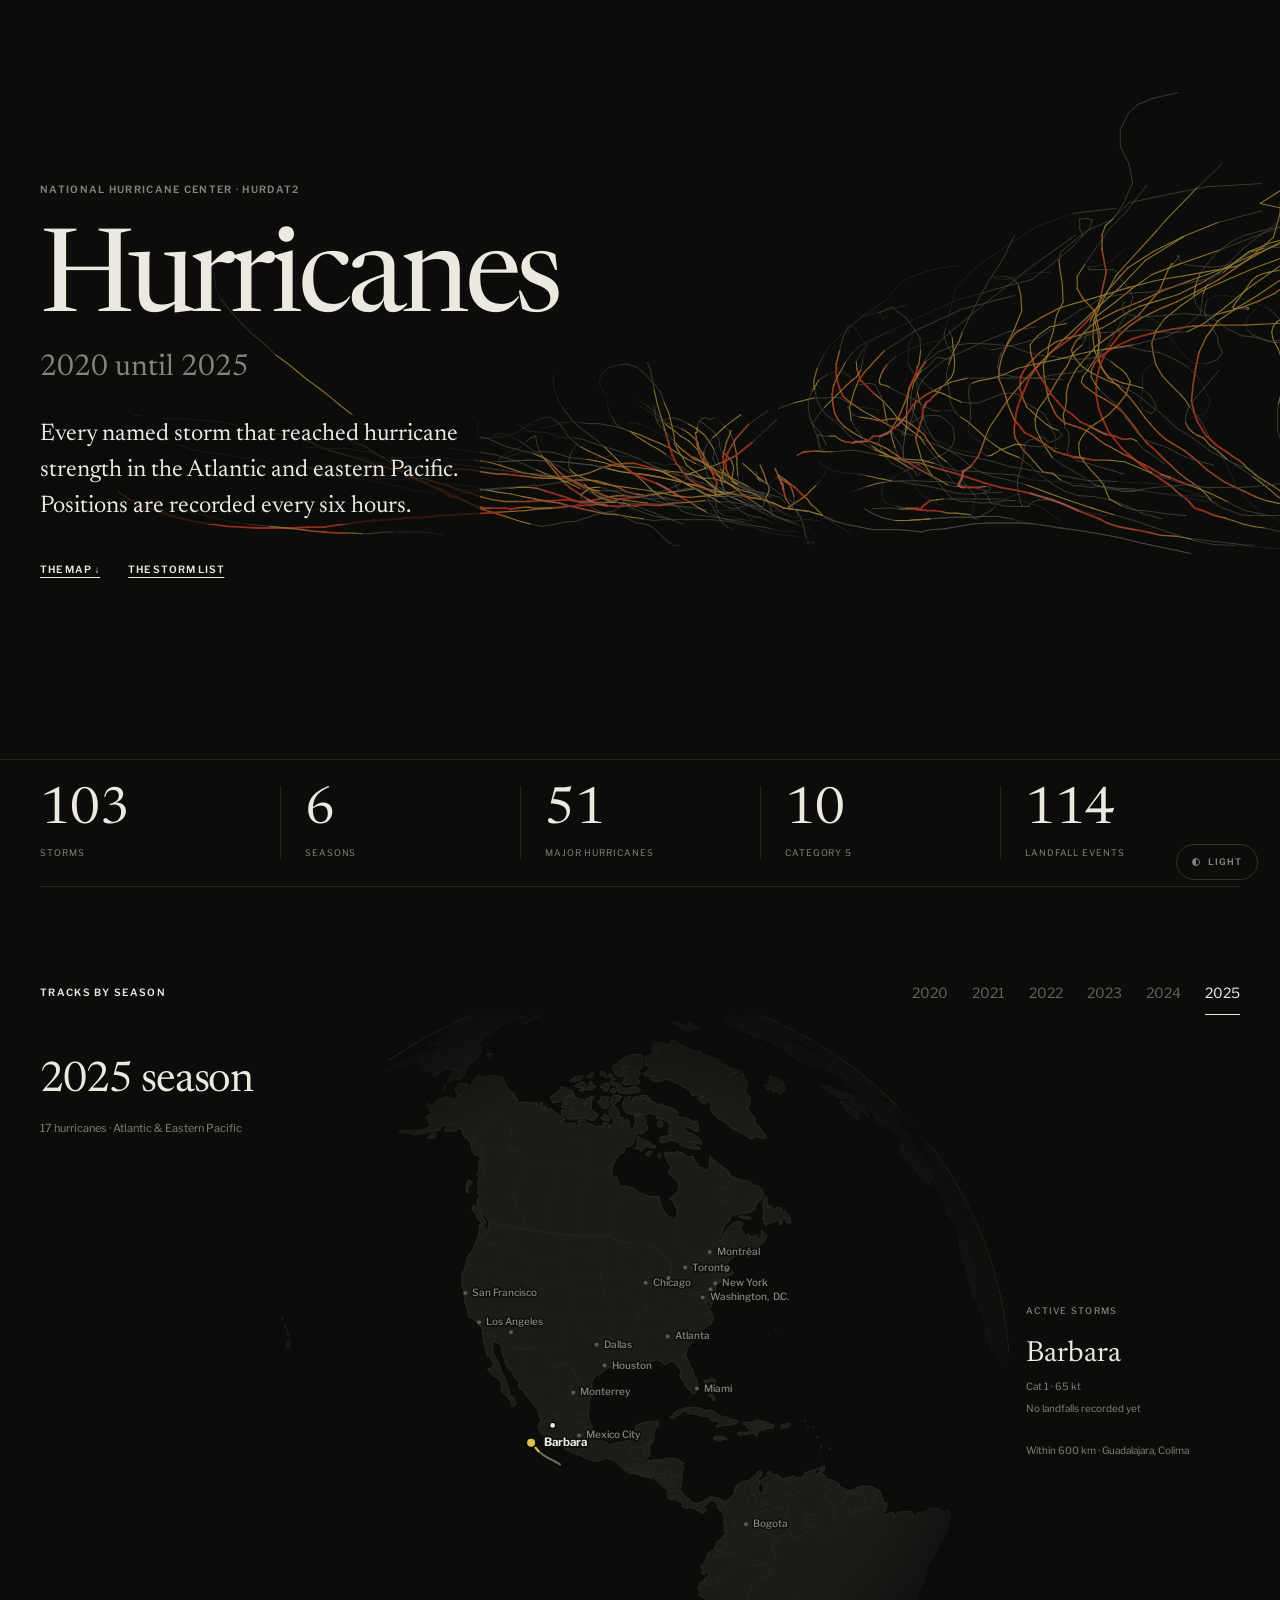
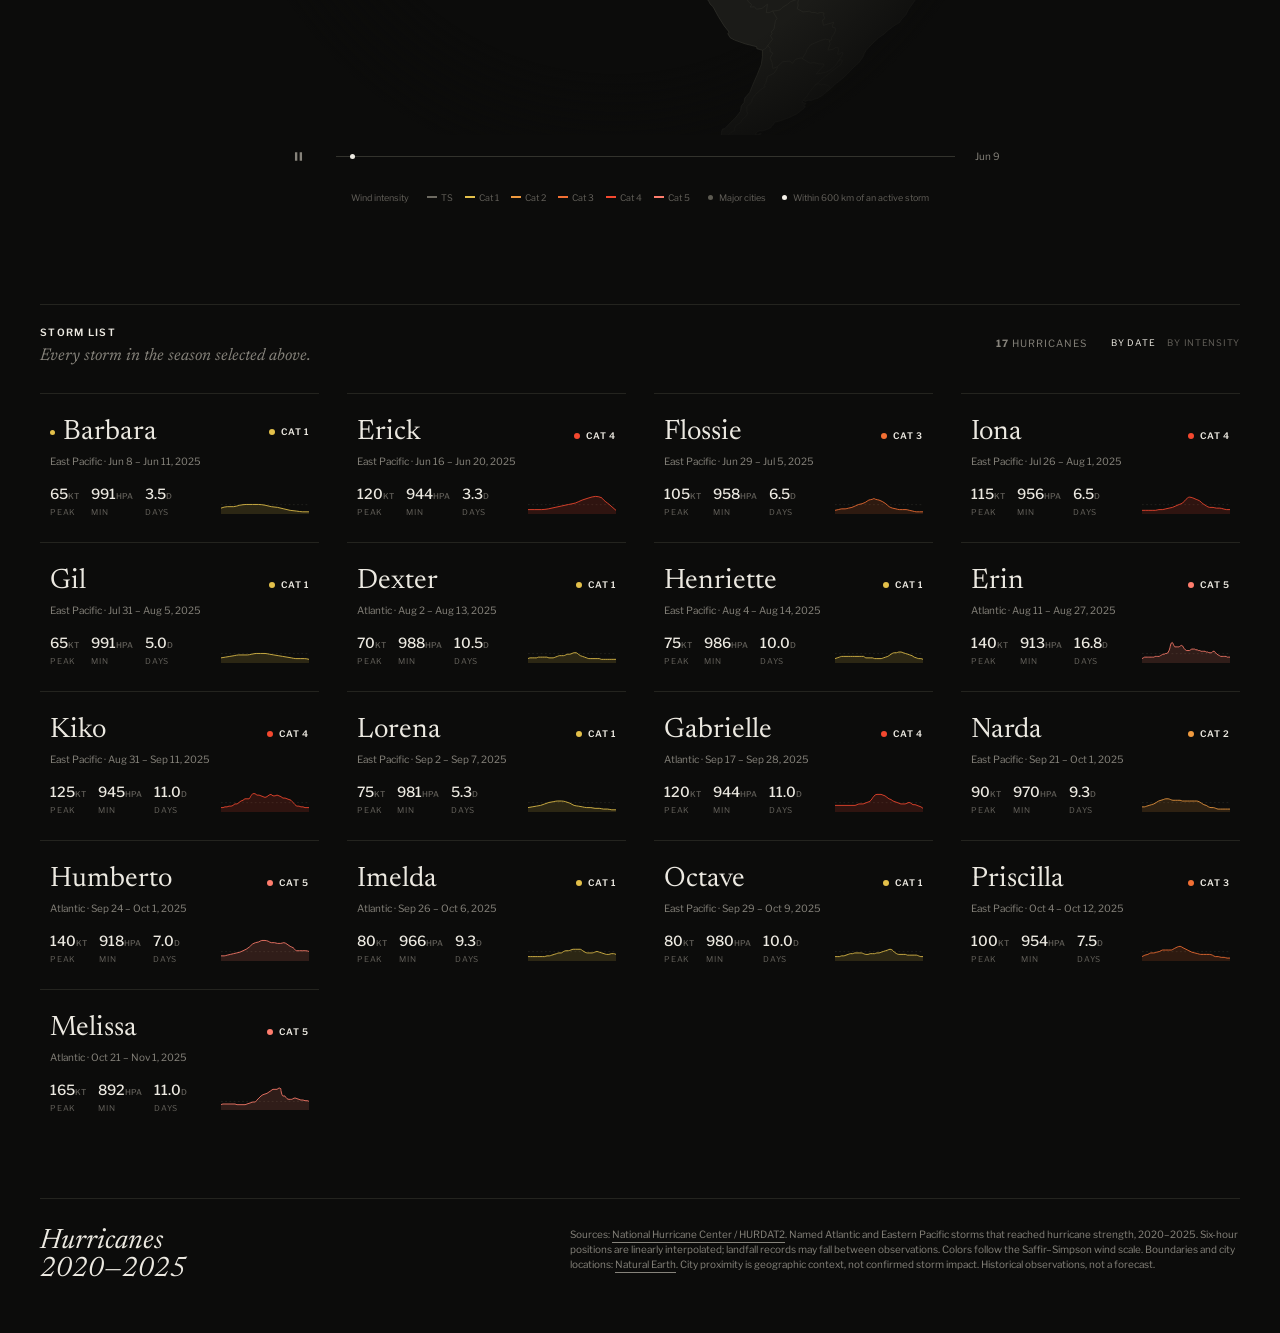
<file: index.html>
<!doctype html>
<html lang="en">
<head>
<meta charset="utf-8">
<meta name="viewport" content="width=device-width,initial-scale=1">
<title>Hurricanes, 2020–2025</title>
<link rel="icon" href="data:,">
<meta name="description" content="Every named storm that reached hurricane strength in the Atlantic and eastern Pacific between 2020 and 2025, mapped and animated from six-hour observations.">
<script>
/* The page follows the reader's own clock: light from 07:00, dark from 19:00.
   Resolved before first paint so nothing flashes the wrong theme. */
(function(){try{
  var h=new Date().getHours(), era=(h>=19||h<7)?'night':'day', auto=era==='night'?'dark':'light', saved=null;
  try{saved=JSON.parse(localStorage.getItem('hurricanes-theme')||'null');}catch(e){}
  /* A manual choice lasts only as long as the era it was made in. */
  var ok=saved&&saved.era===era&&(saved.theme==='dark'||saved.theme==='light');
  document.documentElement.dataset.theme=ok?saved.theme:auto;
}catch(e){document.documentElement.dataset.theme='light';}})();
</script>
<link rel="preconnect" href="https://fonts.googleapis.com">
<link rel="preconnect" href="https://fonts.gstatic.com" crossorigin>
<link href="https://fonts.googleapis.com/css2?family=Newsreader:ital,opsz,wght@0,6..72,400;0,6..72,500;1,6..72,400&family=Libre+Franklin:wght@400;500;600;700&display=swap" rel="stylesheet">
<style>
:root{
  color-scheme:light;
  --paper:#fff;--paper-2:#f7f7f5;--ink:#171716;--ink-70:#555550;--ink-50:#777770;--ink-35:#99998f;--rule:#e5e5df;--rule-2:#d4d4cc;
  --measure:1240px;--sans:'Libre Franklin',Helvetica,Arial,sans-serif;--serif:'Newsreader',Georgia,serif;
  /* Saffir-Simpson ramp. On paper, intensity darkens toward oxblood. */
  --cat-td:#b9b9b9;--cat-ts:#91918a;--cat-1:#efcd3a;--cat-2:#f29e38;--cat-3:#e8672a;--cat-4:#cf2f24;--cat-5:#7d1010;
  /* basemap */
  --map-land:#f0f0eb;--map-coast:#d4d4ca;--map-border:#d6d6ce;--map-state:#dadad2;
  --veil:255,255,255;  /* rgb of the page, for limb fade, track casing and label halos */
  --city-dot:#8a897b;--city-label:#6b6a5c;--city-near:#1b1b18;
  --hero-alpha:.78;--hero-weight:.85;
}
:root[data-theme="dark"]{
  color-scheme:dark;
  --paper:#0c0c0b;--paper-2:#171714;--ink:#ece9e1;--ink-70:#a5a29a;--ink-50:#86837b;--ink-35:#63605a;--rule:#24241f;--rule-2:#33332d;
  /* On black the ramp inverts its logic: intensity climbs in luminance, not depth. */
  --cat-td:#4a4841;--cat-ts:#6d6a61;--cat-1:#e3c04a;--cat-2:#ef9a3f;--cat-3:#f26f33;--cat-4:#f4482f;--cat-5:#ff7d6d;
  --map-land:#1b1b18;--map-coast:#3b3b34;--map-border:#2f2f29;--map-state:#272723;
  --veil:12,12,11;
  --city-dot:#5c5a51;--city-label:#8a877d;--city-near:#f4f1e8;
  --hero-alpha:.62;--hero-weight:.9;
}
*{box-sizing:border-box;margin:0;padding:0}[hidden]{display:none!important}
html,body{background:var(--paper);color:var(--ink);font:13px/1.5 var(--sans);-webkit-font-smoothing:antialiased}
button{font:inherit;color:inherit;border:0;background:none;cursor:pointer}a{color:inherit;text-underline-offset:4px}
button:focus-visible,a:focus-visible,input:focus-visible,#atlas-frame:focus-visible{outline:1px solid var(--ink);outline-offset:5px}
.measure{width:min(var(--measure),calc(100% - 80px));margin-inline:auto}.sr-only{position:absolute;width:1px;height:1px;padding:0;margin:-1px;overflow:hidden;clip:rect(0,0,0,0);white-space:nowrap;border:0}
.eyebrow,h2{font-size:10px;font-weight:600;letter-spacing:.13em;text-transform:uppercase;color:var(--ink-50)}
#hero{position:relative;min-height:min(760px,92svh);display:flex;align-items:center;isolation:isolate;overflow:hidden;border-bottom:1px solid var(--rule)}
#hero-field{position:absolute;inset:0;width:100%;height:100%;z-index:-1;opacity:var(--hero-alpha);animation:field-in 2.5s ease both}@keyframes field-in{from{opacity:0}to{opacity:var(--hero-alpha)}}
.hero-copy{padding-block:90px}#hero h1{font:400 clamp(56px,9vw,150px)/.92 var(--serif);letter-spacing:-.045em;margin:34px 0 0;max-width:900px}#hero h1 em{font-weight:400}
.hero-dates{font:400 clamp(20px,2.4vw,30px)/1.2 var(--serif);color:var(--ink-50);margin:14px 0 30px;font-variant-numeric:lining-nums}
.lede{font:400 clamp(18px,2vw,24px)/1.5 var(--serif);max-width:440px;background:rgba(var(--veil),.72)}.hero-links{display:flex;gap:28px;margin-top:38px;font-size:10px;font-weight:600;letter-spacing:.08em;text-transform:uppercase}
#ledger{display:grid;grid-template-columns:repeat(5,1fr);padding-block:26px;border-bottom:1px solid var(--rule)}.ledger-item{border-left:1px solid var(--rule);padding:0 24px}.ledger-item:first-child{border:0;padding-left:0}.ledger-item b{display:block;font:400 clamp(32px,4vw,54px)/1 var(--serif);font-variant-numeric:tabular-nums}.ledger-item span{display:block;font-size:9px;letter-spacing:.1em;text-transform:uppercase;margin-top:9px;color:var(--ink-50)}
#atlas{padding-top:84px;scroll-margin-top:24px}#atlas>.section-head{display:flex;justify-content:space-between;align-items:center;gap:24px}.section-head h2{color:var(--ink)}
#years{display:flex;gap:24px;align-items:center}.year{font-size:14px;min-height:44px;color:var(--ink-35);border-bottom:1px solid transparent;transition:color .2s}.year:hover{color:var(--ink)}.year.on{color:var(--ink);border-color:var(--ink)}
#atlas-frame{position:relative;min-width:0;isolation:isolate;scroll-margin:24px;background:var(--paper)}
#map-cell{position:relative;width:100%;height:clamp(620px,80vh,880px);min-width:0;overflow:hidden}
#globe{position:absolute;inset:0;width:100%;height:100%;display:block;cursor:grab;touch-action:pan-y pinch-zoom}#globe.grabbing{cursor:grabbing}#globe.pointing{cursor:pointer}
#mast{position:absolute;left:0;top:44px;pointer-events:none;max-width:280px}#title{font:400 clamp(30px,3.3vw,44px)/1.08 var(--serif);letter-spacing:-.025em}#title em{font-weight:400}#subtitle{font-size:11px;line-height:1.9;color:var(--ink-50);margin-top:14px}
#readout{position:absolute;top:38%;right:0;width:214px;font-size:11px;color:var(--ink-50);pointer-events:none}
#readout h3{font-size:9px;letter-spacing:.14em;font-weight:500;margin-bottom:22px}#active-rows{display:grid;gap:22px}.active-row strong{font:400 29px/1.1 var(--serif);color:var(--ink);display:block;margin-bottom:6px}.active-row small{display:block;font-size:10px;line-height:1.8}.active-row .impact{margin-top:4px;color:var(--ink-50)}
#quiet{font:italic 22px var(--serif);color:var(--ink-35)}#vitals .storm-name{font:400 32px var(--serif);color:var(--ink);margin-bottom:12px}#vitals p{margin:6px 0;line-height:1.8}#vitals details{pointer-events:auto;margin-top:12px}#vitals summary{cursor:pointer;font-size:10px}#vitals ul{list-style:none;font-size:10px;line-height:1.8;margin-top:8px}
#nearby-note{font-size:10px;line-height:1.8;margin-top:24px;max-width:210px;color:var(--ink-50)}#nearby-note:empty{display:none}
#timeline{display:flex;align-items:center;gap:20px;width:min(720px,100%);margin:4px auto 0;color:var(--ink-50)}#play{width:36px;height:36px;display:grid;place-items:center;flex:none}#play svg{width:11px;height:11px;fill:var(--ink-50)}#play .ic-pause,#play .ic-replay{display:none}body.playing #play .ic-play{display:none}body.playing #play .ic-pause{display:block}
#track{flex:1;min-width:0}#scrubber{display:block;appearance:none;width:100%;height:30px;background:transparent;cursor:ew-resize}#scrubber::-webkit-slider-runnable-track{height:1px;background:var(--rule-2)}#scrubber::-webkit-slider-thumb{appearance:none;height:5px;width:5px;border-radius:50%;background:var(--ink);margin-top:-2px}#scrubber::-moz-range-track{height:1px;background:var(--rule-2)}#scrubber::-moz-range-thumb{height:5px;width:5px;border:0;background:var(--ink);border-radius:50%}
#clock{font-size:10px;font-variant-numeric:tabular-nums;white-space:nowrap}#clock .h{display:none}#back{font-size:10px;color:var(--ink-50);min-height:36px;display:none;position:absolute;left:0;bottom:18px}body.storm #back{display:block}
.caption{display:flex;justify-content:center;align-items:center;gap:18px;margin-top:16px;color:var(--ink-35);font-size:9px}#legend{display:flex;gap:12px}#legend span{display:flex;align-items:center;gap:4px;font-size:9px}#legend i{width:10px;height:2px;background:var(--cc)}
.city-key{display:flex;align-items:center;gap:6px}.city-key i{width:5px;height:5px;border-radius:50%;flex:none}.city-key i.far{background:var(--city-dot)}.city-key i.near{background:var(--city-near);margin-left:10px}
#tip{position:absolute;pointer-events:none;opacity:0;background:rgba(var(--veil),.92);padding:8px 10px;max-width:calc(100% - 16px);z-index:4;transition:opacity .15s}#tip.on{opacity:1}#tip .n{font:21px var(--serif)}#tip .m{font-size:10px;color:var(--ink-50)}
#loading{position:absolute;inset:0;display:grid;place-items:center;background:var(--paper);font:italic 24px var(--serif);z-index:9}#loading.off{opacity:0;pointer-events:none}
#index{padding-top:100px;scroll-margin:24px}.section-head{display:flex;justify-content:space-between;align-items:flex-start;gap:24px}#index .section-head{border-top:1px solid var(--rule);padding:20px 0 28px}.section-head p{color:var(--ink-50);font:italic 17px var(--serif);margin-top:8px}
#count{display:flex;gap:24px;align-items:center;font-size:10px;text-transform:uppercase;letter-spacing:.1em;color:var(--ink-50)}#sort{display:flex;gap:12px}#sort button{font-size:9px;min-height:36px;text-transform:uppercase;letter-spacing:.08em;color:var(--ink-35)}#sort button.on{color:var(--ink)}
#cards{display:grid;grid-template-columns:repeat(auto-fill,minmax(min(100%,260px),1fr));gap:0 28px}.card{display:block;text-align:left;width:100%;padding:24px 10px;border-top:1px solid var(--rule);min-width:0;transition:background .2s}.card:hover,.card.sel{background:var(--paper-2)}.card-top{display:flex;align-items:baseline;justify-content:space-between;gap:10px}.card h3{font:400 28px/1 var(--serif);display:flex;align-items:center;gap:8px}.live-dot{display:none;width:5px;height:5px;background:var(--cc);border-radius:50%}.card.live .live-dot{display:block}.cat{font-size:9px;font-weight:600;letter-spacing:.08em;white-space:nowrap;text-transform:uppercase;display:flex;align-items:center;gap:6px}.cat i{width:6px;height:6px;border-radius:50%;background:var(--cc)}.card-meta{font-size:10px;color:var(--ink-50);margin-top:8px}.card-bottom{display:flex;justify-content:space-between;align-items:flex-end;margin-top:14px;gap:10px}.stats{display:flex;gap:12px}.stat{display:flex;flex-direction:column;gap:2px}.stat b{font-size:14px;font-weight:500;font-variant-numeric:tabular-nums}.stat small{font-size:8px;color:var(--ink-35)}.stat span{font-size:8px;letter-spacing:.1em;text-transform:uppercase;color:var(--ink-35)}.spark{width:88px;height:30px;flex:none}.spark path.a{fill:var(--cc);opacity:.15}.spark path.l{fill:none;stroke:var(--cc);stroke-width:1}.spark line{stroke:var(--rule);stroke-width:1}.empty{font:italic 24px var(--serif);padding:40px}
#colophon{display:flex;justify-content:space-between;gap:40px;border-top:1px solid var(--rule);padding:28px 0 50px;margin-top:60px;font-size:10px;color:var(--ink-50)}#colophon p{max-width:670px}#colophon .brand{font:italic 28px var(--serif);color:var(--ink);white-space:nowrap}
#edition{position:fixed;right:22px;bottom:20px;z-index:20;display:flex;align-items:center;gap:8px;min-height:36px;padding:9px 15px;border:1px solid var(--rule-2);border-radius:999px;background:var(--paper);color:var(--ink-50);font-size:9px;font-weight:600;letter-spacing:.12em;text-transform:uppercase;transition:color .2s,border-color .2s}
#edition:hover{color:var(--ink);border-color:var(--ink-35)}#edition i{width:8px;height:8px;border-radius:50%;border:1px solid currentColor;background:linear-gradient(90deg,currentColor 0 50%,transparent 50%)}
@media(max-width:859px){#edition{right:14px;bottom:14px;padding:9px 12px}.measure{width:calc(100% - 36px)}.hero-copy{padding-block:64px}#hero{min-height:min(720px,92svh)}#ledger{grid-template-columns:repeat(3,1fr);gap:24px 0}.ledger-item{padding:0 14px}.ledger-item:nth-child(4){border:0;padding-left:0}#atlas{padding-top:50px}#atlas>.section-head{align-items:flex-start;flex-direction:column;gap:18px}#years{width:100%;justify-content:space-between;gap:8px}.year{font-size:13px}#map-cell{height:510px}#mast{top:30px;max-width:none}#title{font-size:31px}#subtitle{margin-top:7px}#readout{position:relative;top:auto;right:auto;width:100%;padding:0 0 16px;min-height:90px}#readout h3{margin-bottom:14px}#active-rows{grid-template-columns:repeat(2,minmax(0,1fr));gap:18px}#nearby-note{max-width:none;margin-top:14px}#back{position:static;padding-bottom:16px}#timeline{gap:12px}#vitals{max-width:320px}.caption{flex-wrap:wrap;gap:10px;font-size:8px}#index{padding-top:65px}#index .section-head{flex-direction:column;gap:16px}#count{flex-wrap:wrap}#colophon{flex-direction:column;gap:20px}}
@media(prefers-reduced-motion:reduce){*,*::before,*::after{animation:none!important;transition:none!important;scroll-behavior:auto!important}}
@media print{:root,:root[data-theme="dark"]{color-scheme:light;--paper:#fff;--paper-2:#f7f7f5;--ink:#171716;--ink-70:#555550;--ink-50:#777770;--ink-35:#99998f;--rule:#e5e5df;--rule-2:#d4d4cc;--cat-td:#b9b9b9;--cat-ts:#91918a;--cat-1:#efcd3a;--cat-2:#f29e38;--cat-3:#e8672a;--cat-4:#cf2f24;--cat-5:#7d1010;--veil:255,255,255;--city-dot:#8a897b;--city-label:#6b6a5c;--city-near:#1b1b18}#edition{display:none!important}#hero{min-height:300px}.hero-copy{padding:30px 0}#hero h1{font-size:70px}.measure{width:100%}#years,#back,#timeline,.hero-links,#sort{display:none!important}#atlas,#index{padding-top:25px}#map-cell{height:500px}#readout{position:static;width:100%}#cards{grid-template-columns:repeat(2,minmax(0,1fr))}.card{break-inside:avoid}#colophon{margin-top:20px}*{animation:none!important}}
</style>
</head>
<body>
<header id="hero">
  <canvas id="hero-field" aria-hidden="true"></canvas>
  <div class="measure hero-copy">
    <div class="eyebrow">National Hurricane Center · HURDAT2</div>
    <h1>Hurricanes</h1>
    <p class="hero-dates">2020 until 2025</p>
    <p class="lede">Every named storm that reached hurricane strength in the Atlantic and eastern Pacific. Positions are recorded every six hours.</p>
    <nav class="hero-links" aria-label="Sections"><a href="#atlas">The map ↓</a><a href="#index">The storm list</a></nav>
  </div>
</header>
<main>
<section id="ledger" class="measure" aria-label="Dataset statistics"></section>
<section id="atlas" class="measure" aria-labelledby="plate-title">
  <div class="section-head">
    <h2 id="plate-title">Tracks by season</h2><nav id="years" aria-label="Focus a hurricane season"></nav>
  </div>
  <div id="atlas-frame" role="group" tabindex="0" aria-labelledby="plate-title" aria-describedby="map-description hint">
    <div id="map-cell">
      <canvas id="globe" role="img" aria-label="Hurricane tracks on an interactive globe" aria-describedby="map-description">Hurricane track map. Use the storm index below for names, dates and intensity, and select a storm for its landfall details.</canvas>
      <div id="mast"><h3 id="title"></h3><div id="subtitle"></div></div>
      <div id="tip"><div class="n"></div><div class="m"></div></div>
      <div id="loading" role="status">Loading…</div>
    </div>
    <aside id="readout" aria-label="Storm notes"><h3>ACTIVE STORMS</h3><div id="active-rows"></div><p id="quiet">No active storms.</p><div id="vitals" hidden></div><p id="nearby-note"></p></aside>
    <button id="back">← Back to the season</button>
    <div id="timeline"><div id="transport"><button id="play" aria-label="Play" title="Play / pause (Space)"><svg class="ic-play" viewBox="0 0 14 14" aria-hidden="true"><path d="M3.5 1.5v11l9-5.5z"/></svg><svg class="ic-pause" viewBox="0 0 14 14" aria-hidden="true"><path d="M2.5 1.5h3v11h-3zM8.5 1.5h3v11h-3z"/></svg><svg class="ic-replay" viewBox="0 0 14 14" aria-hidden="true"><path d="M2.5 7a4.5 4.5 0 1 0 1.3-3.2" stroke="white" fill="none"/></svg></button></div><div id="track"><input id="scrubber" type="range" min="0" max="10000" value="0" step="1" aria-label="Storm timeline"></div><div id="clock"><span class="d">—</span><span class="h"></span></div></div>
  </div>
  <div class="caption"><span>Wind intensity</span><div id="legend"></div><span class="city-key"><i class="far"></i>Major cities<i class="near"></i>Within 600 km of an active storm</span></div>
  <p id="map-description" class="sr-only">Hurricane positions interpolated between six-hour observations. State and province boundaries provide context. Major cities are shown throughout, ranked by population; those within 600 kilometers of an active storm center are drawn darker. Proximity is geographic context, not confirmed impact. Select a year to focus that season. The index below provides storm details.</p>
  <p id="hint" class="sr-only">Drag horizontally to rotate. Scroll to read. Ctrl or Command plus scroll to zoom. Focus the map and press Space to pause, or arrows to scrub.</p>
  <p id="announcement" class="sr-only" role="status" aria-live="polite" aria-atomic="true"></p>
</section>
<section id="index" class="measure" aria-labelledby="index-title"><div class="section-head"><div><h2 id="index-title">Storm list</h2><p>Every storm in the season selected above.</p></div><div id="count"><span><b id="n">0</b> hurricanes</span><div id="sort" aria-label="Sort storms"><button data-s="time" class="on" aria-pressed="true">By date</button><button data-s="peak" aria-pressed="false">By intensity</button></div></div></div><div id="cards"></div></section>
</main>
<footer id="colophon" class="measure"><div class="brand">Hurricanes<br>2020—2025</div><p>Sources: <a href="https://www.nhc.noaa.gov/data/#hurdat">National Hurricane Center / HURDAT2</a>. Named Atlantic and Eastern Pacific storms that reached hurricane strength, 2020–2025. Six-hour positions are linearly interpolated; landfall records may fall between observations. Colors follow the Saffir–Simpson wind scale. Boundaries and city locations: <a href="https://www.naturalearthdata.com/">Natural Earth</a>. City proximity is geographic context, not confirmed storm impact. Historical observations, not a forecast.</p></footer>
<button id="edition" type="button" aria-pressed="false"><i aria-hidden="true"></i><span class="edition-name">Dark</span></button>
<noscript><p class="measure">JavaScript is required to draw the map. <a href="data/storms.json">Download the storm records</a>.</p></noscript>

<script src="lib/d3.min.js"></script>
<script src="lib/topojson-client.min.js"></script>
<script>
(async function(){
'use strict';
const RAD = Math.PI/180;
const CATS = [
  {k:-1, short:'TD',   name:'Depression',  v:'--cat-td', color:'#b9b9b9'},
  {k:0,  short:'TS',   name:'Trop. Storm', v:'--cat-ts', color:'#91918a'},
  {k:1,  short:'Cat 1',name:'Category 1',  v:'--cat-1',  color:'#efcd3a'},
  {k:2,  short:'Cat 2',name:'Category 2',  v:'--cat-2',  color:'#f29e38'},
  {k:3,  short:'Cat 3',name:'Category 3',  v:'--cat-3',  color:'#e8672a'},
  {k:4,  short:'Cat 4',name:'Category 4',  v:'--cat-4',  color:'#cf2f24'},
  {k:5,  short:'Cat 5',name:'Category 5',  v:'--cat-5',  color:'#7d1010'},
];
/* Canvas cannot read CSS variables, so the palette is sampled from the live
   tokens on every theme change. The stylesheet stays the single source. */
const catVar = k => CATS[k+1].v;
let theme = document.documentElement.dataset.theme==='dark' ? 'dark' : 'light';
const P = {};
function readPalette(){
  const cs=getComputedStyle(document.documentElement), v=n=>cs.getPropertyValue(n).trim();
  for (const c of CATS) c.color=v(c.v);
  P.land=v('--map-land');P.coast=v('--map-coast');P.border=v('--map-border');P.state=v('--map-state');
  P.cityDot=v('--city-dot');P.cityLabel=v('--city-label');P.cityNear=v('--city-near');
  P.ink=v('--ink');P.inkQuiet=v('--ink-50');P.paper=v('--paper');
  P.veil=v('--veil');
  P.veilAt=a=>`rgba(${P.veil},${a})`;
  P.heroWeight=parseFloat(v('--hero-weight'))||.65;
}
readPalette();
const catOf = w => w>=137?5 : w>=113?4 : w>=96?3 : w>=83?2 : w>=64?1 : w>=34?0 : -1;
const colorOf = w => CATS[catOf(w)+1].color;
const catColor = k => CATS[k+1].color;
const fmtDate = d3.utcFormat('%b %-d, %Y');
const fmtTime = d3.utcFormat('%H:%M UTC');
const fmtShort = d3.utcFormat('%b %-d');
const fmtMonth = d3.utcFormat('%b');

/* ---------------- data ---------------- */
const loadJSON = async url => { const r=await fetch(url); if(!r.ok) throw new Error(`Could not load ${url} (${r.status})`); return r.json(); };
const [rawStorms, world, countries, mapContext] = await Promise.all([
  loadJSON('data/storms.json'), loadJSON('data/land-110m.json'), loadJSON('data/countries-110m.json'), loadJSON('data/map-context.json')
]);
const borders=topojson.mesh(countries,countries.objects.countries,(a,b)=>a!==b);
const motionQuery=matchMedia('(prefers-reduced-motion: reduce)');
let reducedMotion=motionQuery.matches;
let userInteracted=false, overview=reducedMotion;
const atlasFrame=document.getElementById('atlas-frame');
const announce=text=>{document.getElementById('announcement').textContent=text;};
function interact(){userInteracted=true;overview=false;}
const land = topojson.feature(world, world.objects.land);
const storms = rawStorms.map(s => {
  const track = s.track.map(p => ({ms:Date.parse(p[0]), lat:p[1], lon:p[2], w:p[3], p:p[4], st:p[5]}));
  const startMs = track[0].ms, endMs = track[track.length-1].ms;
  let x=0,y=0,z=0;
  for (const p of track){ const la=p.lat*RAD, lo=p.lon*RAD; x+=Math.cos(la)*Math.cos(lo); y+=Math.cos(la)*Math.sin(lo); z+=Math.sin(la); }
  const clon = Math.atan2(y,x)/RAD, clat = Math.atan2(z, Math.hypot(x,y))/RAD;
  let r = 0; for (const p of track) r = Math.max(r, d3.geoDistance([clon,clat],[p.lon,p.lat]));
  return {...s, track, startMs, endMs, center:[clon,clat], radius:r, color:catColor(s.cat), days:(endMs-startMs)/864e5,
          landfalls:s.landfalls.map(l=>({...l, ms:Date.parse(l.t)}))};
});
const YEARS = [...new Set(storms.map(s=>s.year))].sort();

/* ---------------- state ---------------- */
const S = {
  mode:'season', year:YEARS[YEARS.length-1], sort:'time',
  visible:[], selected:null, hover:null, hoverFromGlobe:false,
  time:0, t0:0, t1:0, playing:false, speed:1, ended:false,
  rotate:[150,-10,0], scale:0.82,
  dragging:false, lastInteract:0, fly:null, scrubbing:false,
};
const SPEEDS = [0.5,1,2,4];
const hoursPerSec = () => (S.mode==='storm' ? 9 : (S.year==='all' ? 240 : 48)) * S.speed;

/* ---------------- canvas setup ---------------- */
const stage = document.getElementById('map-cell');
const canvas = document.getElementById('globe');
const ctx = canvas.getContext('2d');
let W=0,H=0,DPR=1, cx=0, cy=0, R=0, obstaclesDirty=true;
const projection = d3.geoOrthographic().clipAngle(90).precision(0.3);
const path = d3.geoPath(projection, ctx);
const graticule = d3.geoGraticule10();

function resize(){
  const w=stage.clientWidth,h=stage.clientHeight;
  const dpr=Math.min(2,devicePixelRatio||1,Math.sqrt(2e6/Math.max(1,w*h)));
  if(W===w && H===h && DPR===dpr) return false;
  W=w;H=h;DPR=dpr;
  canvas.width=Math.floor(W*DPR);canvas.height=Math.floor(H*DPR);
  cx=W*(W<860?.5:.48);cy=H*(W<860?.58:.51);R=Math.min(W*.46,H*.485);
  obstaclesDirty=true;
  return true;
}
resize();

/* ---------------- versor (quaternion rotation) ---------------- */
const versor = {
  fromAngles([l,p,g]){ l*=Math.PI/360; p*=Math.PI/360; g*=Math.PI/360;
    const sl=Math.sin(l),cl=Math.cos(l),sp=Math.sin(p),cp=Math.cos(p),sg=Math.sin(g),cg=Math.cos(g);
    return [cl*cp*cg+sl*sp*sg, sl*cp*cg-cl*sp*sg, cl*sp*cg+sl*cp*sg, cl*cp*sg-sl*sp*cg]; },
  toAngles([a,b,c,d]){ return [
    Math.atan2(2*(a*b+c*d), 1-2*(b*b+c*c))/RAD,
    Math.asin(Math.max(-1,Math.min(1,2*(a*c-d*b))))/RAD,
    Math.atan2(2*(a*d+b*c), 1-2*(c*c+d*d))/RAD ]; },
  slerp(a,b){ let dot=a[0]*b[0]+a[1]*b[1]+a[2]*b[2]+a[3]*b[3];
    if (dot<0){ b=b.map(v=>-v); dot=-dot; }
    if (dot>0.9995) return t=>{ const r=a.map((v,i)=>v+(b[i]-v)*t); const n=Math.hypot(...r); return r.map(v=>v/n); };
    const th=Math.acos(dot), st=Math.sin(th);
    return t=>{ const A=Math.sin((1-t)*th)/st, B=Math.sin(t*th)/st; return a.map((v,i)=>v*A+b[i]*B); }; }
};
function flyTo(lon, lat, scale, dur=1900, onEnd){
  if(reducedMotion){ S.rotate=[-lon,-lat,0];S.scale=scale;S.fly=null;return; }
  const q0=versor.fromAngles(S.rotate), q1=versor.fromAngles([-lon,-lat,0]);
  const iq=versor.slerp(q0,q1), s0=S.scale, s1=scale;
  const dist = d3.geoDistance([-S.rotate[0],-S.rotate[1]],[lon,lat]);
  const dip = Math.max(0, Math.min(s0,s1)-0.7) * Math.min(1, dist/1.2) * 0.85 + Math.min(s0,s1)*0.12*Math.min(1,dist/0.6);
  S.fly = { elapsed:0, dur, onEnd,
    step(t){ const e=d3.easeCubicInOut(t); S.rotate=versor.toAngles(iq(e)); S.rotate[2]=0;
             S.scale = Math.max(0.6, s0+(s1-s0)*e - dip*Math.sin(Math.PI*e)); } };
}
function stormView(s){
  const want = Math.min(W, H)*0.30;
  const ang = Math.min(Math.max(s.radius,0.11)+0.07, 1.15);
  const scale = Math.max(1.25, Math.min(3.0, want/(R*Math.sin(ang))));
  return {lon:s.center[0], lat:s.center[1], scale};
}
function seasonView(){
  const points=S.visible.flatMap(s=>s.track.filter(p=>p.w>=64).map(p=>[p.lon,p.lat]));
  const center=d3.geoCentroid({type:'MultiPoint',coordinates:points});
  const radius=d3.quantile(points.map(p=>d3.geoDistance(center,p)).sort(d3.ascending),.9)||1;
  return {lon:center[0],lat:center[1],scale:Math.max(1.08,Math.min(1.45,.96/Math.sin(Math.min(radius+.16,Math.PI/2))))};
}
function focusSeason(){const v=seasonView();flyTo(v.lon,v.lat,v.scale,1700);}


/* ---------------- filtering ---------------- */
function applyFilters(){
  S.visible = storms.filter(s => s.year===S.year);
  if (S.sort==='peak') S.visible.sort((a,b)=>b.peak-a.peak || a.startMs-b.startMs); else S.visible.sort((a,b)=>a.startMs-b.startMs);
  if (S.visible.length){
    S.t0 = d3.min(S.visible, s=>s.startMs) - 2*864e5;
    S.t1 = d3.max(S.visible, s=>s.endMs) + 2*864e5;
  } else { S.t0 = Date.UTC(+S.year||2020,0,1); S.t1 = S.t0 + 365*864e5; }
  S.time = S.visible.length ? d3.min(S.visible,s=>s.track.find(p=>p.w>=64)?.ms??s.startMs) : S.t0; S.ended=false;
  renderCards(); renderMast();  overview=reducedMotion;
}

/* ---------------- masthead ---------------- */
const titleEl = document.getElementById('title'), subEl = document.getElementById('subtitle');
function renderMast(){
  titleEl.innerHTML=S.mode==='storm'?`${S.selected.name}`:`${S.year} season`;
  subEl.textContent=S.mode==='storm'?`${S.selected.basin} · ${S.selected.year}`:`${S.visible.length} hurricanes · Atlantic & Eastern Pacific`;
  document.body.classList.toggle('storm',S.mode==='storm');
}

/* ---------------- cards ---------------- */
const cardsEl = document.getElementById('cards');
const cardMap = new Map();
function sparkline(s){
  const pts = s.track.filter(p=>p.w>0);
  const x = d3.scaleLinear().domain([s.startMs,s.endMs]).range([0,104]);
  const y = d3.scaleLinear().domain([0, Math.max(150, s.peak)]).range([28,2]);
  const line = d3.line().x(p=>x(p.ms)).y(p=>y(p.w)).curve(d3.curveMonotoneX);
  const area = d3.area().x(p=>x(p.ms)).y0(28).y1(p=>y(p.w)).curve(d3.curveMonotoneX);
  return `<svg aria-hidden="true" class="spark" viewBox="0 0 104 30"><line x1="0" x2="104" y1="${y(64)}" y2="${y(64)}" stroke-dasharray="2 3"/><path class="a" d="${area(pts)}"/><path class="l" d="${line(pts)}"/></svg>`;
}
function renderCards(){
  cardsEl.innerHTML=''; cardMap.clear();
  document.getElementById('n').textContent = S.visible.length;
  if (!S.visible.length){ cardsEl.innerHTML = `<div class="empty">No hurricanes match.</div>`; return; }
  S.visible.forEach((s,i)=>{
    const el=document.createElement('button'); el.type='button'; el.className='card'; el.setAttribute('aria-label',`${s.name}, ${s.year}, ${s.basin}, ${CATS[s.cat+1].name}. ${fmtShort(new Date(s.startMs))} to ${fmtShort(new Date(s.endMs))}. Peak ${s.peak} knots, minimum pressure ${s.minp??'unknown'} hectopascals, ${s.days.toFixed(1)} days. View storm details`); el.style.setProperty('--cc', `var(${catVar(s.cat)})`); el.style.animationDelay = Math.min(i*40, 500)+'ms';
    el.innerHTML = `
      <div class="card-top"><h3><span class="live-dot"></span>${s.name}</h3><span class="cat"><i></i>${CATS[s.cat+1].short}</span></div>
      <div class="card-meta">${s.basin} · ${fmtShort(new Date(s.startMs))} – ${fmtShort(new Date(s.endMs))}, ${s.year}</div>
      <div class="card-bottom">
        <div class="stats">
          <div class="stat"><b>${s.peak}<small>KT</small></b><span>Peak</span></div>
          <div class="stat"><b>${s.minp??'—'}<small>HPA</small></b><span>Min</span></div>
          <div class="stat"><b>${s.days.toFixed(1)}<small>D</small></b><span>Days</span></div>
        </div>${sparkline(s)}</div>`;
    el.addEventListener('click', ()=>selectStorm(s));
    el.addEventListener('mouseenter', ()=>{ S.hover=s; S.hoverFromGlobe=false; });
    el.addEventListener('mouseleave', ()=>{ if (S.hover===s) S.hover=null; });
    cardsEl.appendChild(el); cardMap.set(s.id, el);
  });
}
function updateCardStates(){
  for (const s of S.visible){
    const el=cardMap.get(s.id); if(!el) continue;
    el.classList.toggle('live', S.time>=s.startMs && S.time<=s.endMs);
    el.classList.toggle('sel', S.selected===s);
  }
}

/* ---------------- selection ---------------- */
function selectStorm(s){
  interact();
  S.selected=s;S.mode='storm';S.hover=null;
  S.t0=s.startMs;S.t1=s.endMs;S.time=S.t0;S.playing=false;S.ended=false;
  const v=stormView(s);
  flyTo(v.lon,v.lat,v.scale,2000,()=>{S.playing=!reducedMotion;});
  renderMast();refresh();
  announce(`${s.name}, ${s.year}. Peak ${s.peak} knots. Storm details selected.`);
  atlasFrame.focus({preventScroll:true});
  atlasFrame.scrollIntoView({block:'center',behavior:reducedMotion?'instant':'smooth'});
}
function backToSeason(){
  interact();S.mode='season';S.selected=null;applyFilters();
  focusSeason();S.playing=!reducedMotion;
  refresh();announce('Returned to season.');atlasFrame.focus({preventScroll:true});
}
document.getElementById('back').addEventListener('click',backToSeason);

/* ---------------- filters UI ---------------- */
const yearsEl=document.getElementById('years');
YEARS.forEach(year=>{
  const button=document.createElement('button');button.className='year';button.textContent=year;button.setAttribute('aria-label',`Focus ${year} season`);
  button.addEventListener('click',()=>{interact();S.year=year;S.mode='season';S.selected=null;S.hover=null;applyFilters();focusSeason();S.playing=!reducedMotion;updateYears();refresh();announce(`${year} season. ${S.visible.length} hurricanes.`);});
  yearsEl.appendChild(button);
});
function updateYears(){[...yearsEl.children].forEach((b,i)=>{const active=YEARS[i]===S.year;b.classList.toggle('on',active);b.setAttribute('aria-pressed',active);});}
updateYears();
document.querySelectorAll('#sort button').forEach(b=>b.addEventListener('click',()=>{
  document.querySelectorAll('#sort button').forEach(x=>{x.classList.toggle('on',x===b);x.setAttribute('aria-pressed',x===b);}); S.sort=b.dataset.s;
  const t=S.time, sel=S.selected, mode=S.mode, t0=S.t0, t1=S.t1; applyFilters(); S.time=t; S.selected=sel; S.mode=mode; if(mode==='storm'){S.t0=t0;S.t1=t1;renderMast();} refresh();
}));

/* legend */
document.getElementById('legend').innerHTML = CATS.slice(1).map(c=>`<span style="--cc:var(${c.v})"><i></i>${c.short}</span>`).join('');

/* ---------------- transport ---------------- */
const playBtn=document.getElementById('play');
function togglePlay(){ interact(); if(S.fly){S.fly.onEnd=null;} if (S.ended && !S.playing){S.time=S.t0;S.ended=false;} S.playing=!S.playing;refresh(); }
playBtn.addEventListener('click',togglePlay);
atlasFrame.addEventListener('keydown',e=>{
  if(e.code==='Escape' && S.mode==='storm'){e.preventDefault();backToSeason();return;}
  if(e.target!==atlasFrame) return;
  if(e.code==='Space'){e.preventDefault();togglePlay();}
  if(e.code==='ArrowRight'||e.code==='ArrowLeft'){
    e.preventDefault();interact();S.fly=null;S.time=Math.max(S.t0,Math.min(S.t1,S.time+(e.code==='ArrowRight'?1:-1)*hoursPerSec()*36e5*.25));S.ended=false;refresh();announceTime();
  }
});
const clockD=document.querySelector('#clock .d');
const scrubber=document.getElementById('scrubber');
function announceTime(){announce(fmtDate(new Date(S.time))+', '+fmtTime(new Date(S.time)));}
scrubber.addEventListener('input',()=>{interact();S.playing=false;S.fly=null;S.time=S.t0+(S.t1-S.t0)*scrubber.value/10000;S.ended=false;refresh();});
scrubber.addEventListener('change',announceTime);

/* ---------------- globe interaction ---------------- */
let dragStart=null, suppressClick=false;
canvas.addEventListener('pointerdown',e=>{
  if(!e.isPrimary){dragStart=null;S.dragging=false;return;} if(e.button!==0) return;
  interact();S.fly=null;suppressClick=false;
  dragStart={id:e.pointerId,x:e.clientX,y:e.clientY,r:S.rotate.slice(),touch:e.pointerType==='touch'};
  canvas.setPointerCapture(e.pointerId);S.lastInteract=performance.now();
});
canvas.addEventListener('pointermove',e=>{
  if(!dragStart||dragStart.id!==e.pointerId) return;
  const dx=e.clientX-dragStart.x,dy=e.clientY-dragStart.y;
  if(!S.dragging){
    if(Math.hypot(dx,dy)<8)return;
    suppressClick=true;
    if(dragStart.touch && Math.abs(dy)>=Math.abs(dx)){dragStart=null;return;}
    S.dragging=true;canvas.classList.add('grabbing');
  }
  const k=57/(R*S.scale)*.9;
  S.rotate=[dragStart.r[0]+dx*k,Math.max(-88,Math.min(88,dragStart.r[1]-(dragStart.touch?0:dy*k))),0];
  S.lastInteract=performance.now();
});
function endDrag(){dragStart=null;S.dragging=false;canvas.classList.remove('grabbing');S.lastInteract=performance.now();}
canvas.addEventListener('pointerup',endDrag);canvas.addEventListener('pointercancel',()=>{suppressClick=true;endDrag();});canvas.addEventListener('lostpointercapture',endDrag);
function zoom(factor){interact();S.fly=null;S.scale=Math.max(.7,Math.min(5,S.scale*factor));S.lastInteract=performance.now();refresh();}
canvas.addEventListener('wheel',e=>{
  if(e.ctrlKey||e.metaKey){e.preventDefault();const delta=e.deltaY*(e.deltaMode===1?16:e.deltaMode===2?H:1);zoom(Math.exp(-Math.max(-400,Math.min(400,delta))*.0016));}
},{passive:false});
canvas.addEventListener('dblclick',e=>{e.preventDefault();zoom(1.25);});

const tip=document.getElementById('tip');
let mouse=null;
canvas.addEventListener('mousemove', e=>{ mouse=[e.offsetX,e.offsetY]; });
canvas.addEventListener('mouseleave', ()=>{ mouse=null; if (S.hover && S.hoverFromGlobe) S.hover=null; tip.classList.remove('on'); });
canvas.addEventListener('click', ()=>{if(suppressClick)return;atlasFrame.focus({preventScroll:true});if(S.hover && S.hoverFromGlobe)selectStorm(S.hover);});
window.addEventListener('scroll',()=>{mouse=null;tip.classList.remove('on');},{passive:true});
function hitTest(){
  if (!mouse || S.dragging) return;
  const hitTime=overview&&S.mode==='season'?S.t1:S.time;
  let best=null, bd=12*12;
  const center=[-S.rotate[0],-S.rotate[1]];
  for (const s of S.visible){
    if (s.startMs > hitTime) continue;
    for (const p of s.track){ if (p.ms>hitTime) break;
      if (d3.geoDistance(center,[p.lon,p.lat])>1.55) continue;
      const q=projection([p.lon,p.lat]); if(!q) continue;
      const d=(q[0]-mouse[0])**2+(q[1]-mouse[1])**2; if (d<bd){ bd=d; best={s,p,q}; } }
  }
  if (best){
    if (!S.hover || S.hoverFromGlobe){ S.hover=best.s; S.hoverFromGlobe=true; }
    canvas.classList.add('pointing');

    tip.querySelector('.n').textContent=best.s.name;
    tip.querySelector('.m').innerHTML=`<b>${CATS[catOf(best.p.w)+1].short}</b> · ${best.p.w} kt · ${fmtShort(new Date(best.p.ms))}, ${fmtTime(new Date(best.p.ms))}`;
    tip.style.left=Math.max(8,Math.min(W-tip.offsetWidth-8,mouse[0]+14))+'px';tip.style.top=Math.max(8,Math.min(H-tip.offsetHeight-8,mouse[1]-tip.offsetHeight/2))+'px';
    tip.classList.add('on');
  } else { if (S.hoverFromGlobe){ S.hover=null; S.hoverFromGlobe=false; } canvas.classList.remove('pointing'); tip.classList.remove('on'); }
}

/* ---------------- render ---------------- */
function posAt(s, t){
  const tr=s.track; if (t<=tr[0].ms) return {lon:tr[0].lon,lat:tr[0].lat,w:tr[0].w};
  for (let i=1;i<tr.length;i++){ if (tr[i].ms>=t){ const a=tr[i-1],b=tr[i], f=(t-a.ms)/(b.ms-a.ms);
    return {lon:a.lon+(b.lon-a.lon)*f, lat:a.lat+(b.lat-a.lat)*f, w:a.w+(b.w-a.w)*f}; } }
  const l=tr[tr.length-1]; return {lon:l.lon,lat:l.lat,w:l.w};
}
function drawGlobe(){
  const sc=R*S.scale;
  projection.rotate(S.rotate).scale(sc).translate([cx,cy]);
  ctx.setTransform(DPR,0,0,DPR,0,0);ctx.clearRect(0,0,W,H);
  // The ocean is the page itself; no sphere outline, shadow or frame.
  ctx.beginPath();path(land);ctx.fillStyle=P.land;ctx.fill();
  ctx.strokeStyle=P.coast;ctx.lineWidth=.55;ctx.stroke();
  ctx.beginPath();path(borders);ctx.strokeStyle=P.border;ctx.lineWidth=.5;ctx.stroke();
  ctx.beginPath();path(mapContext.states);ctx.strokeStyle=P.state;ctx.lineWidth=.45;ctx.stroke();
  const fade=ctx.createRadialGradient(cx,cy,sc*.74,cx,cy,sc);
  fade.addColorStop(0,P.veilAt(0));fade.addColorStop(1,P.veilAt(.9));
  ctx.fillStyle=fade;ctx.beginPath();ctx.arc(cx,cy,sc,0,Math.PI*2);ctx.fill();
}
/* Cities are a permanent basemap layer ranked by population, so the set only
   changes when the reader zooms — never as storms drift past. Proximity to an
   active storm changes a city's WEIGHT, never whether it exists. */
const CITIES=mapContext.cities.slice().sort((a,b)=>b.population-a.population);
let nearbyCities=[],cityLabels=[],nearbyNames=new Set(),obstacles=[];
function measureObstacles(){
  obstaclesDirty=false;obstacles=[];
  const base=stage.getBoundingClientRect();
  for(const el of [document.getElementById('mast'),document.getElementById('readout')]){
    if(!el||el.hidden)continue;
    const r=el.getBoundingClientRect();if(!r.width||!r.height)continue;
    const box={x:r.left-base.left-10,y:r.top-base.top-6,w:r.width+20,h:r.height+12};
    if(box.x+box.w>0&&box.y+box.h>0&&box.x<W&&box.y<H)obstacles.push(box);
  }
}
const hits=(a,b)=>a.x<b.x+b.w&&a.x+a.w>b.x&&a.y<b.y+b.h&&a.y+a.h>b.y;
function updateNearby(){
  const active=S.mode==='storm'?[S.selected]:S.visible.filter(s=>S.time>=s.startMs&&S.time<=s.endMs);
  const positions=active.map(s=>posAt(s,S.time));
  const near=CITIES.filter(c=>positions.some(p=>d3.geoDistance(c.coordinates,[p.lon,p.lat])*6371<=600));
  nearbyNames=new Set(near.map(c=>c.name));
  nearbyCities=near.slice(0,6);
  document.getElementById('nearby-note').textContent=nearbyCities.length?`Within 600 km · ${nearbyCities.map(c=>c.name).join(', ')}`:'';
}
function drawCities(){
  if(obstaclesDirty)measureObstacles();
  cityLabels=[];
  const center=[-S.rotate[0],-S.rotate[1]];
  const budget=Math.round(Math.max(14,Math.min(48,14+(S.scale-.8)*14)));
  let drawn=0;
  ctx.textBaseline='middle';
  for(const city of CITIES){
    if(drawn>=budget)break;
    if(d3.geoDistance(center,city.coordinates)>1.36)continue;
    const q=projection(city.coordinates);if(!q)continue;
    if(q[0]<10||q[0]>W-14||q[1]<14||q[1]>H-12)continue;
    const near=nearbyNames.has(city.name);
    drawn++;
    ctx.beginPath();ctx.arc(q[0],q[1],near?3.1:2,0,Math.PI*2);
    ctx.fillStyle=near?P.cityNear:P.cityDot;ctx.fill();
    if(near){ctx.strokeStyle=P.paper;ctx.lineWidth=1.5;ctx.stroke();}
    ctx.font=`${near?600:500} 10px "Libre Franklin",sans-serif`;
    const rect={x:q[0]+7,y:q[1]-7,w:ctx.measureText(city.name).width+5,h:14};
    if(rect.x+rect.w>W-8)continue;
    if(cityLabels.some(r=>hits(rect,r))||obstacles.some(o=>hits(rect,o)))continue;
    ctx.lineWidth=3.2;ctx.strokeStyle=P.veilAt(.9);ctx.strokeText(city.name,rect.x,q[1]);
    ctx.fillStyle=near?P.cityNear:P.cityLabel;ctx.fillText(city.name,rect.x,q[1]);
    cityLabels.push(rect);
  }
}
function drawStorms(now){
  const renderTime=overview && S.mode==='season'?S.t1:S.time;
  const center=[-S.rotate[0],-S.rotate[1]];
  const focus = S.hover || S.selected;
  ctx.lineCap='round'; ctx.lineJoin='round';
  const heads=[];
  for (const s of S.visible){
    if (s.startMs > renderTime) continue;
    const isFocus = focus===s;
    let alpha = 1;
    if (focus && !isFocus) alpha = S.mode==='storm' ? 0.12 : 0.34;
    else if (S.mode==='season' && s.endMs < renderTime) alpha = 0.55;
    const segs=[];
    const tr=s.track;
    for (let i=1;i<tr.length;i++){
      const a=tr[i-1]; if (a.ms>renderTime) break;
      const b=tr[i]; let bl=b.lon, bb=b.lat;
      if (b.ms>renderTime){ const f=(renderTime-a.ms)/(b.ms-a.ms); bl=a.lon+(b.lon-a.lon)*f; bb=a.lat+(b.lat-a.lat)*f; }
      const da=d3.geoDistance(center,[a.lon,a.lat]), db=d3.geoDistance(center,[bl,bb]);
      if (da>1.56 || db>1.56) continue;
      const pa=projection([a.lon,a.lat]), pb=projection([bl,bb]);
      if (!pa||!pb) continue;
      const fade = Math.min(1, (1.56-Math.max(da,db))/0.25);
      segs.push({pa,pb,w:a.w,fade});
    }
    const lw = isFocus ? 2.8 : 2.1;
    // white casing so tracks separate from land and from each other
    ctx.globalAlpha=alpha*0.9; ctx.strokeStyle=P.paper; ctx.lineWidth=lw+2.5;
    ctx.beginPath(); for (const g of segs){ ctx.moveTo(g.pa[0],g.pa[1]); ctx.lineTo(g.pb[0],g.pb[1]); } ctx.stroke();
    for (const g of segs){ ctx.beginPath(); ctx.moveTo(g.pa[0],g.pa[1]); ctx.lineTo(g.pb[0],g.pb[1]);
      ctx.strokeStyle=colorOf(g.w); ctx.globalAlpha=alpha*g.fade; ctx.lineWidth=g.w<34?lw*0.6:lw; ctx.stroke(); }
    if (renderTime<=s.endMs){ const p=posAt(s,renderTime); if (d3.geoDistance(center,[p.lon,p.lat])<1.5){ const q=projection([p.lon,p.lat]); if(q) heads.push({s,p,q,alpha,isFocus}); } }
  }
  ctx.globalAlpha=1;
  for (const h of heads){
    const col=colorOf(h.p.w), r=4+Math.max(0,h.p.w-30)/34;
    ctx.globalAlpha=h.alpha; ctx.fillStyle=col; ctx.strokeStyle=P.paper; ctx.lineWidth=2;
    ctx.beginPath(); ctx.arc(h.q[0],h.q[1],r,0,Math.PI*2); ctx.fill(); ctx.stroke();
    if (S.mode==='season' || h.isFocus){
      ctx.globalAlpha=h.alpha; ctx.font='700 11.5px "Libre Franklin", sans-serif'; ctx.textBaseline='middle';
      const label=h.s.name, wk=Math.round(h.p.w)+' kt';
      ctx.lineWidth=3.4; ctx.strokeStyle=P.veilAt(.92); ctx.strokeText(label,h.q[0]+r+8,h.q[1]);
      ctx.fillStyle=P.ink; ctx.fillText(label,h.q[0]+r+8,h.q[1]);
      if (h.isFocus){ ctx.font='500 10px "Libre Franklin", sans-serif'; ctx.strokeText(wk,h.q[0]+r+8,h.q[1]+14); ctx.fillStyle=P.inkQuiet; ctx.fillText(wk,h.q[0]+r+8,h.q[1]+14); }
    }
  }
  ctx.globalAlpha=1;
}
function updateChrome(){
  const d=new Date(S.time);
  clockD.textContent=fmtShort(d);
  document.body.classList.toggle('playing', S.playing);
  document.body.classList.toggle('ended', S.ended);
  playBtn.setAttribute('aria-label',S.playing?'Pause':S.ended?'Replay':'Play');
  scrubber.value=Math.round((S.time-S.t0)/(S.t1-S.t0)*10000);scrubber.setAttribute('aria-valuetext',fmtDate(d)+' '+fmtTime(d));
}

/* Cached rail nodes: scan at 10Hz, reconcile immediately on user time jumps. */
const rail=document.getElementById('active-rows'),quiet=document.getElementById('quiet'),vitals=document.getElementById('vitals');
let lastRail=-Infinity,railSelection=null;
const railRows=new Map();
function renderRail(){
  updateNearby();
  const active=S.mode==='storm'?[S.selected]:S.visible.filter(s=>S.time>=s.startMs&&S.time<=s.endMs);
  rail.hidden=S.mode==='storm';vitals.hidden=S.mode!=='storm';quiet.hidden=active.length>0;
  if(S.mode==='storm'){
    const s=S.selected,p=posAt(s,S.time),landfalls=s.landfalls.filter(l=>l.ms<=S.time).length;
    if(railSelection!==s){
      railSelection=s;
      vitals.innerHTML=`<p class="storm-name">${s.name}</p><p class="current-wind"></p><p>Peak ${s.peak} kt · ${s.minp??'—'} hPa minimum<br>${s.days.toFixed(1)} days</p><p class="current-landfalls"></p><details><summary>${s.landfalls.length} recorded landfall${s.landfalls.length===1?'':'s'} · full record</summary><ul>${s.landfalls.map(l=>`<li>${fmtDate(new Date(l.ms))} · ${fmtTime(new Date(l.ms))}</li>`).join('')}</ul></details>`;
    }
    vitals.querySelector('.current-wind').textContent=`${CATS[catOf(p.w)+1].short} · ${Math.round(p.w)} kt now`;
    vitals.querySelector('.current-landfalls').textContent=`${landfalls} landfall${landfalls===1?'':'s'} so far`;
  }else{
    railSelection=null;
    for(const s of active){
      let row=railRows.get(s.id);
      if(!row){const el=document.createElement('div');el.className='active-row';el.dataset.stormId=s.id;el.innerHTML=`<strong>${s.name}</strong><small></small><small class="impact"></small>`;row={el,wind:el.querySelector('small'),impact:el.querySelector('.impact')};railRows.set(s.id,row);}
      if(!row.el.isConnected){rail.appendChild(row.el);obstaclesDirty=true;}
      const p=posAt(s,S.time),landfalls=s.landfalls.filter(l=>l.ms<=S.time).length;
      const wind=`${CATS[catOf(p.w)+1].short} · ${Math.round(p.w)} kt`,impact=landfalls?`${landfalls} recorded landfall${landfalls===1?'':'s'}`:'No landfalls recorded yet';
      if(row.wind.textContent!==wind)row.wind.textContent=wind;
      if(row.impact.textContent!==impact)row.impact.textContent=impact;
    }
    for(const [id,row] of railRows)if(!active.some(s=>s.id===id)){if(row.el.isConnected)obstaclesDirty=true;row.el.remove();}
  }
}
function paint(now=performance.now()){drawGlobe();drawCities();drawStorms(now);updateChrome();}
function refresh(){renderRail();updateCardStates();paint();}

/* Hero: one raster per actual size, no drawing loop. */
const hero=document.getElementById('hero'),heroCanvas=document.getElementById('hero-field');
const heroGeometry=storms.map(s=>s.track.slice(1).map((b,i)=>({type:'LineString',coordinates:[[s.track[i].lon,s.track[i].lat],[b.lon,b.lat]],cat:catOf(s.track[i].w)})));
let heroKey='',heroDraws=0;
function drawHero(){
  const w=hero.clientWidth,h=hero.clientHeight,dpr=Math.min(1.5,devicePixelRatio||1,Math.sqrt(1.5e6/(w*h)));
  const key=w+','+h+','+dpr+','+theme;if(heroKey===key)return;heroKey=key;heroDraws++;
  heroCanvas.width=Math.floor(w*dpr);heroCanvas.height=Math.floor(h*dpr);
  const c=heroCanvas.getContext('2d');c.setTransform(dpr,0,0,dpr,0,0);
  const proj=d3.geoEquirectangular().center([-100,22]).scale(Math.max(w/3.6,h/1.6)).translate([w*.61,h*.58]);
  const hp=d3.geoPath(proj,c);c.globalAlpha=P.heroWeight;c.lineCap='round';c.lineJoin='round';
  for(const track of heroGeometry)for(const segment of track){
    c.beginPath();hp(segment);
    c.strokeStyle=catColor(segment.cat);
    c.lineWidth=.6+Math.max(0,segment.cat+1)*.26;   // TD hairline, Cat 5 nearly 2px
    c.stroke();
  }
}
const ledger=[['Storms',storms.length],['Seasons',YEARS.length],['Major hurricanes',storms.filter(s=>s.cat>=3).length],['Category 5',storms.filter(s=>s.cat===5).length],['Landfall events',storms.reduce((n,s)=>n+s.landfalls.length,0)]];
document.getElementById('ledger').innerHTML=ledger.map(([label,n])=>`<div class="ledger-item"><b>${n}</b><span>${label}</span></div>`).join('');

let last=performance.now(),raf=0,inView=false,booted=false,frameCount=0;
function frame(now){
  raf=0;if(!inView||document.hidden)return;
  const dt=Math.min(.1,Math.max(0,(now-last)/1000));last=now;frameCount++;
  if(S.fly){S.fly.elapsed+=dt*1000;const t=Math.min(1,S.fly.elapsed/S.fly.dur);S.fly.step(t);if(t>=1){const f=S.fly;S.fly=null;f.onEnd?.();}}
  if(S.playing&&!S.scrubbing){S.time+=hoursPerSec()*36e5*dt;if(S.time>=S.t1){S.time=S.t0;S.ended=false;}}
  paint(now);hitTest();
  if(now-lastRail>=100){lastRail=now;renderRail();updateCardStates();}
  raf=requestAnimationFrame(frame);
}
function syncLoop(){
  if(inView&&!document.hidden){if(!raf){last=performance.now();raf=requestAnimationFrame(frame);}}
  else {cancelAnimationFrame(raf);raf=0;}
}
applyFilters();const initial=seasonView();S.rotate=[-initial.lon,-initial.lat,0];S.scale=initial.scale;
refresh();drawHero();document.getElementById('loading').classList.add('off');document.getElementById('loading').setAttribute('aria-hidden','true');
const observer=new IntersectionObserver(entries=>{
  const e=entries[0];inView=e.isIntersecting&&e.intersectionRatio>=.05;
  if(!booted&&e.intersectionRatio>=.35){booted=true;if(!userInteracted&&!reducedMotion){S.playing=true;}}
  syncLoop();
},{threshold:[0,.05,.35]});observer.observe(atlasFrame);
document.addEventListener('visibilitychange',syncLoop);
motionQuery.addEventListener('change',e=>{reducedMotion=e.matches;if(reducedMotion){S.playing=false;if(S.fly){S.fly.step(1);S.fly=null;}}refresh();});

/* ---------------- theme, driven by the reader's clock ---------------- */
const DAY_FROM=7, NIGHT_FROM=19, THEME_KEY='hurricanes-theme';
const editionBtn=document.getElementById('edition'),editionName=editionBtn.querySelector('.edition-name');
const eraAt=d=>{const h=d.getHours();return (h>=NIGHT_FROM||h<DAY_FROM)?'night':'day';};
const autoTheme=()=>eraAt(new Date())==='night'?'dark':'light';
function storedChoice(){
  // An override is honoured only within the era it was made in.
  try{const v=JSON.parse(localStorage.getItem(THEME_KEY)||'null');
    if(v&&v.era===eraAt(new Date())&&(v.theme==='dark'||v.theme==='light'))return v.theme;
  }catch(e){}
  return null;
}
function applyTheme(next,{persist=true,announceIt=true}={}){
  theme=next;
  document.documentElement.dataset.theme=theme;
  if(persist){try{localStorage.setItem(THEME_KEY,JSON.stringify({theme,era:eraAt(new Date())}));}catch(e){}}
  const other=theme==='dark'?'Light':'Dark';   // the button names what you would switch TO
  editionName.textContent=other;
  editionBtn.setAttribute('aria-pressed',theme==='dark');
  editionBtn.setAttribute('aria-label',`Switch to the ${other.toLowerCase()} theme`);
  readPalette();            // canvas colours are sampled, not inherited
  obstaclesDirty=true;
  drawHero();               // keyed on theme, so this redraws the poster
  refresh();
  if(announceIt)announce(`${theme==='dark'?'Dark':'Light'} theme.`);
}
editionBtn.addEventListener('click',()=>applyTheme(theme==='dark'?'light':'dark'));

/* Re-check at every boundary, and whenever the tab wakes up, since a sleeping
   timer can miss one entirely. */
let themeTimer=0;
function syncThemeToClock(){
  const want=storedChoice()??autoTheme();
  if(want!==theme)applyTheme(want,{persist:false,announceIt:false});
  scheduleThemeCheck();
}
function scheduleThemeCheck(){
  clearTimeout(themeTimer);
  const now=new Date(), next=new Date(now);
  next.setMinutes(0,1,0);
  const h=now.getHours();
  next.setHours(h<DAY_FROM?DAY_FROM:h<NIGHT_FROM?NIGHT_FROM:24);
  themeTimer=setTimeout(syncThemeToClock,Math.min(Math.max(next-now,1000),21600000));
}
document.addEventListener('visibilitychange',()=>{if(!document.hidden)syncThemeToClock();});
applyTheme(theme,{persist:false,announceIt:false});
scheduleThemeCheck();
let resizeRaf=0;
function queueResize(){if(resizeRaf)return;resizeRaf=requestAnimationFrame(()=>{resizeRaf=0;const changed=resize();drawHero();if(changed||!raf)refresh();});}
const resizeObserver=new ResizeObserver(queueResize);resizeObserver.observe(stage);resizeObserver.observe(hero);
window.addEventListener('resize',queueResize);
if(new URLSearchParams(location.search).has('debug')){
  window.__atlasDebug=Object.freeze({snapshot:()=>({frameCount,running:!!raf,inView,booted,time:S.time,t0:S.t0,t1:S.t1,playing:S.playing,mode:S.mode,selected:S.selected?.id??null,flightElapsed:S.fly?.elapsed??null,rotate:S.rotate.slice(),scale:S.scale,reducedMotion,overview,heroDraws,heroPixels:heroCanvas.width*heroCanvas.height,globePixels:canvas.width*canvas.height,nearbyCities:nearbyCities.map(c=>c.name),cityLabels:cityLabels.length,stateLines:mapContext.states.coordinates.length})});
}
})().catch(error=>{const loading=document.getElementById('loading');loading.classList.remove('off');loading.textContent='The map could not be loaded. Please reload to try again. '+error.message;loading.setAttribute('role','alert');});
</script>
</body>
</html>
</file>
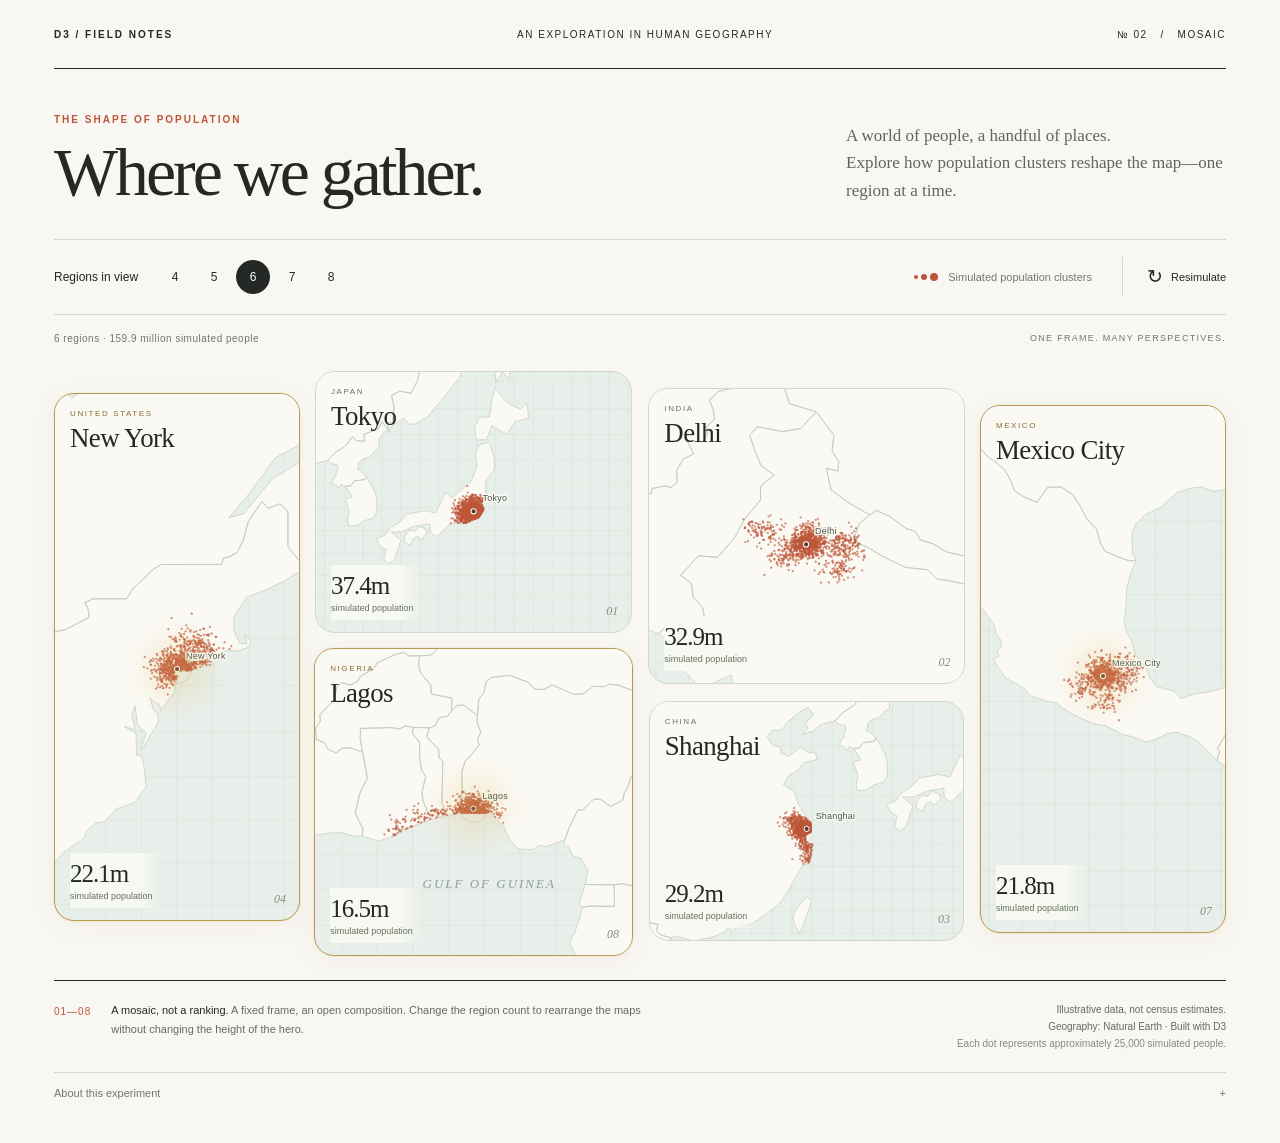
<file: mosaic/index.html>
<!doctype html>
<html lang="en">
<head>
<meta charset="utf-8"><meta name="viewport" content="width=device-width, initial-scale=1">
<title>Where we gather — Population mosaic</title>
<link rel="stylesheet" href="mosaic.css?v=tight-1">
<script src="../lib/d3.min.js" defer></script><script src="../lib/topojson-client.min.js" defer></script><script src="mosaic.js?v=tight-1" defer></script>
</head>
<body>
<main>
<header class="masthead"><a href="../">D3 / FIELD NOTES</a><span>AN EXPLORATION IN HUMAN GEOGRAPHY</span><span class="edition">№ 02 &nbsp; / &nbsp; MOSAIC</span></header>
<section class="intro"><div><p class="eyebrow">THE SHAPE OF POPULATION</p><h1>Where we gather.</h1></div><p class="dek">A world of people, a handful of places.<br>Explore how population clusters reshape the map—one region at a time.</p></section>
<section class="toolbar" aria-label="Mosaic controls"><div class="picker"><span id="picker-label">Regions in view</span><div class="choices" role="group" aria-labelledby="picker-label"><button disabled data-count="4" aria-pressed="false">4</button><button disabled data-count="5" aria-pressed="false">5</button><button disabled data-count="6" aria-pressed="true">6</button><button disabled data-count="7" aria-pressed="false">7</button><button disabled data-count="8" aria-pressed="false">8</button></div></div><div class="legend"><span class="dots"><i></i><i></i><i></i></span> Simulated population clusters</div><button disabled id="reshuffle" class="reshuffle"><span aria-hidden="true">↻</span> Resimulate</button></section>
<div class="summary"><span id="summary" role="status" aria-live="polite">Loading the world…</span><span>ONE FRAME. MANY PERSPECTIVES.</span></div>
<section id="mosaic" class="mosaic" aria-label="Population maps" aria-busy="true"></section>
<p id="error" role="alert" hidden>We couldn’t load the maps. Please refresh to try again.</p>
<footer><div><span class="foot-number">01—08</span><p><strong>A mosaic, not a ranking.</strong> A fixed frame, an open composition. Change the region count to rearrange the maps without changing the height of the hero.</p></div><p class="source">Illustrative data, not census estimates.<br>Geography: Natural Earth · Built with D3<br><span>Each dot represents approximately 25,000 simulated people.</span></p></footer>
<details><summary>About this experiment <span aria-hidden="true">+</span></summary><p>These fictional population totals are anchored to real city locations. Seeded clusters are scattered around each center and clipped to land. Each panel count has a composed arrangement of portrait and landscape maps, with intentional space between them. On each page load, one to three randomly selected regions receive the largest slots and a soft gold spotlight. That selection stays visible as the count changes. Population subtly scales the remaining panels within their slots; area is not a quantitative population encoding. The hero stays at 2:1 on larger screens and 4:5 on phones, regardless of count. Map projections refit to each panel. Every map uses its own scale, so dot concentration should not be compared as measured population density. Resimulate generates a new set of populations and clusters.</p></details>
</main>
</body></html>
</file>
<file: mosaic/mosaic.css>
:root{--paper:#f8f7f3;--ink:#252925;--muted:#74776e;--rule:#d6d8cf;--sea:#e8eee9;--land:#faf9f3;--accent:#be563a}*{box-sizing:border-box}body{margin:0;background:var(--paper);color:var(--ink);font-family:"Helvetica Neue",Helvetica,sans-serif;-webkit-font-smoothing:antialiased}main{max-width:1512px;margin:auto;padding:0 54px}.masthead{height:69px;display:flex;align-items:center;justify-content:space-between;border-bottom:1px solid var(--ink);font-size:10px;letter-spacing:1.5px}.masthead a{color:inherit;text-decoration:none;font-weight:700;letter-spacing:2px}.intro{display:flex;align-items:flex-end;justify-content:space-between;padding:45px 0 32px;gap:30px}.eyebrow{font-size:10px;letter-spacing:2px;color:var(--accent);font-weight:700;margin:0 0 14px}h1{font-family:Georgia,"Times New Roman",serif;font-weight:400;font-size:clamp(44px,5.3vw,78px);letter-spacing:-3px;line-height:1;margin:0}.dek{font-family:Georgia,serif;font-size:17px;line-height:1.6;max-width:380px;margin:0 0 3px;color:#60665c}.toolbar{display:flex;align-items:center;gap:30px;min-height:76px;border-top:1px solid var(--rule);border-bottom:1px solid var(--rule);font-size:12px}.picker{display:flex;align-items:center;gap:20px}.choices{display:flex;gap:5px}button{font:inherit;cursor:pointer;color:inherit;background:none;border:0}.choices button{width:34px;height:34px;border:1px solid transparent;border-radius:50%;transition:background .2s}.choices button:hover{background:#e5e7dd}.choices button[aria-pressed=true]{background:var(--ink);color:white}.legend{margin-left:auto;display:flex;align-items:center;gap:10px;color:var(--muted);font-size:11px}.dots{display:flex;gap:3px;align-items:center}.dots i{width:4px;height:4px;background:var(--accent);border-radius:50%}.dots i:nth-child(2){width:6px;height:6px}.dots i:nth-child(3){width:8px;height:8px}.reshuffle{border-left:1px solid var(--rule);padding:8px 0 8px 24px;font-size:11px}.reshuffle span{font-size:19px;vertical-align:-2px;margin-right:5px}button:focus-visible,a:focus-visible,summary:focus-visible{outline:2px solid var(--accent);outline-offset:4px}.summary{display:flex;justify-content:space-between;align-items:center;height:47px;color:var(--muted);font-size:10px;letter-spacing:.5px}.summary>span:last-child{font-size:9px;letter-spacing:1.3px}.mosaic{container-type:inline-size;position:relative;aspect-ratio:2 / 1;width:100%;height:auto;margin:8px 0 16px}.panel{position:absolute;overflow:hidden;background:var(--sea);border:1px solid #d0d8cd;border-radius:20px;transition:left .55s cubic-bezier(.22,.68,0,1),top .55s cubic-bezier(.22,.68,0,1),width .55s cubic-bezier(.22,.68,0,1),height .55s cubic-bezier(.22,.68,0,1)}.panel svg{display:block;width:100%;height:100%}.panel-title{position:absolute;left:18px;top:17px;right:15px;pointer-events:none}.region-meta{font-size:8px;letter-spacing:1.6px;text-transform:uppercase;color:#687367;margin:0 0 6px}.panel h2{font-family:Georgia,serif;font-weight:400;letter-spacing:-.6px;font-size:27px;line-height:1.05;margin:0}.panel-number{position:absolute;right:13px;bottom:13px;font:italic 12px Georgia,serif;color:#829083}.population{position:absolute;bottom:15px;left:18px;margin:0;padding:7px 10px 7px 0;background:linear-gradient(90deg,rgba(248,249,242,.94) 75%,transparent);font-size:10px;color:#65705f;pointer-events:none}.population strong{font-family:Georgia,serif;font-size:29px;font-weight:400;letter-spacing:-1px;color:var(--ink);display:block;margin-bottom:3px}.city-label{font-size:9px;letter-spacing:.2px;fill:#475747;paint-order:stroke;stroke:#faf9f3;stroke-width:3px;stroke-linejoin:round}.water-label{fill:#8d9f96;font:italic 13px Georgia,serif;letter-spacing:2px}.land{fill:var(--land);stroke:#bdcbbb;stroke-width:.65}.grid{fill:none;stroke:#cbd7cb;stroke-width:.5;opacity:.6}.point{fill:var(--accent);opacity:.65}footer{display:flex;justify-content:space-between;gap:50px;border-top:1px solid var(--ink);margin-top:24px;padding:20px 0;color:#666c62;font-size:11px;line-height:1.7}footer>div{display:flex;gap:20px;max-width:600px}footer p{margin:0}footer strong{color:var(--ink);font-weight:500}.foot-number{white-space:nowrap;font-size:10px;letter-spacing:1px;color:var(--accent);padding-top:2px}.source{text-align:right;min-width:290px;font-size:10px}.source span{color:#868b80}details{border-top:1px solid var(--rule);margin-bottom:30px;font-size:11px;color:var(--muted)}summary{cursor:pointer;list-style:none;padding:14px 0}summary span{float:right}details>p{max-width:800px;line-height:1.7;margin:0 0 20px}#error{padding:50px;text-align:center}@media(max-width:1000px){main{padding:0 28px}.dek{font-size:15px;max-width:320px}.panel h2{font-size:24px}.toolbar{gap:16px}.picker{gap:12px}.legend{font-size:10px}.reshuffle{padding-left:15px}.masthead>span:nth-child(2){display:none}footer{gap:24px}}@media(max-width:700px){main{padding:0 20px}.masthead{height:55px;font-size:9px}.intro{display:block;padding:30px 0 24px}h1{font-size:51px;letter-spacing:-2px}.dek{margin-top:18px;font-size:15px}.toolbar{flex-wrap:wrap;gap:15px;padding:15px 0}.picker{flex:1}.legend{order:3;margin:0;width:100%;font-size:10px}.reshuffle{border:0;padding:0}.summary>span:last-child{display:none}.panel-title{left:16px}.panel h2{font-size:27px}footer{display:block}.source{text-align:left;margin:18px 0 0 0;min-width:0}footer>div{gap:15px}.choices{gap:1px}.choices button{width:30px;height:30px}}@media(prefers-reduced-motion:reduce){*,*::before,*::after{transition:none!important;animation:none!important}}

/* Hero compositions preserve a stable frame as the number of panels changes. */
.panel-title{left:15px;top:15px;right:12px}
.panel h2{font-size:clamp(18px,2.1vw,28px)}
.population{left:15px;bottom:12px;font-size:9px}
.population strong{font-size:25px}
.panel.compact .panel-title{top:11px;left:12px;right:8px}
.panel.compact .region-meta{font-size:7px;letter-spacing:1px;margin-bottom:4px}
.panel.compact h2{font-size:clamp(15px,1.65vw,22px);letter-spacing:-.4px}
.panel.compact .population{left:12px;bottom:10px;font-size:0;padding:4px 8px 2px 0}
.panel.compact .population strong{font-size:20px;margin:0}
.panel.compact .panel-number{font-size:10px;bottom:12px}
@media(max-width:639px){.mosaic{aspect-ratio:4 / 5}.panel{border-radius:14px}.panel h2{font-size:20px}.panel.compact h2{font-size:16px}.panel.compact .region-meta{display:none}.panel.compact .population strong{font-size:18px}.panel.compact .panel-title{top:9px;left:10px}.panel.compact .population{left:10px;bottom:7px}.panel-number{display:none}}

/* A quiet gold spotlight, centered on the projected city rather than the card. */
.panel.featured{border-color:#b99a52;box-shadow:0 0 0 1px #c6a55718,0 5px 24px #a57c2012}
.panel.featured .region-meta{color:#8b6b30}
.focus-glow{display:none;position:absolute;width:100px;height:100px;transform:translate(-50%,-50%);pointer-events:none}
.featured .focus-glow{display:block}
.focus-glow::before{content:"";position:absolute;inset:0;border-radius:50%;background:radial-gradient(circle,#efc76b55 0%,#dfb55735 30%,#dfb55712 55%,transparent 72%);opacity:.65;animation:gold-breathe 4.8s ease-in-out infinite}
.focus-glow::after{content:"";position:absolute;inset:35px;border:1px solid #b78a3280;border-radius:50%;opacity:.5;animation:gold-ring 4.8s ease-in-out infinite}
.panel.featured .panel-title,.panel.featured .population{z-index:1}
@keyframes gold-breathe{0%,100%{opacity:.4;transform:scale(.86)}50%{opacity:.9;transform:scale(1.16)}}
@keyframes gold-ring{0%,100%{opacity:.25;transform:scale(.9)}50%{opacity:.6;transform:scale(1.2)}}
@media(prefers-reduced-motion:reduce){.focus-glow::before,.focus-glow::after{animation:none;transform:none}}
</file>
